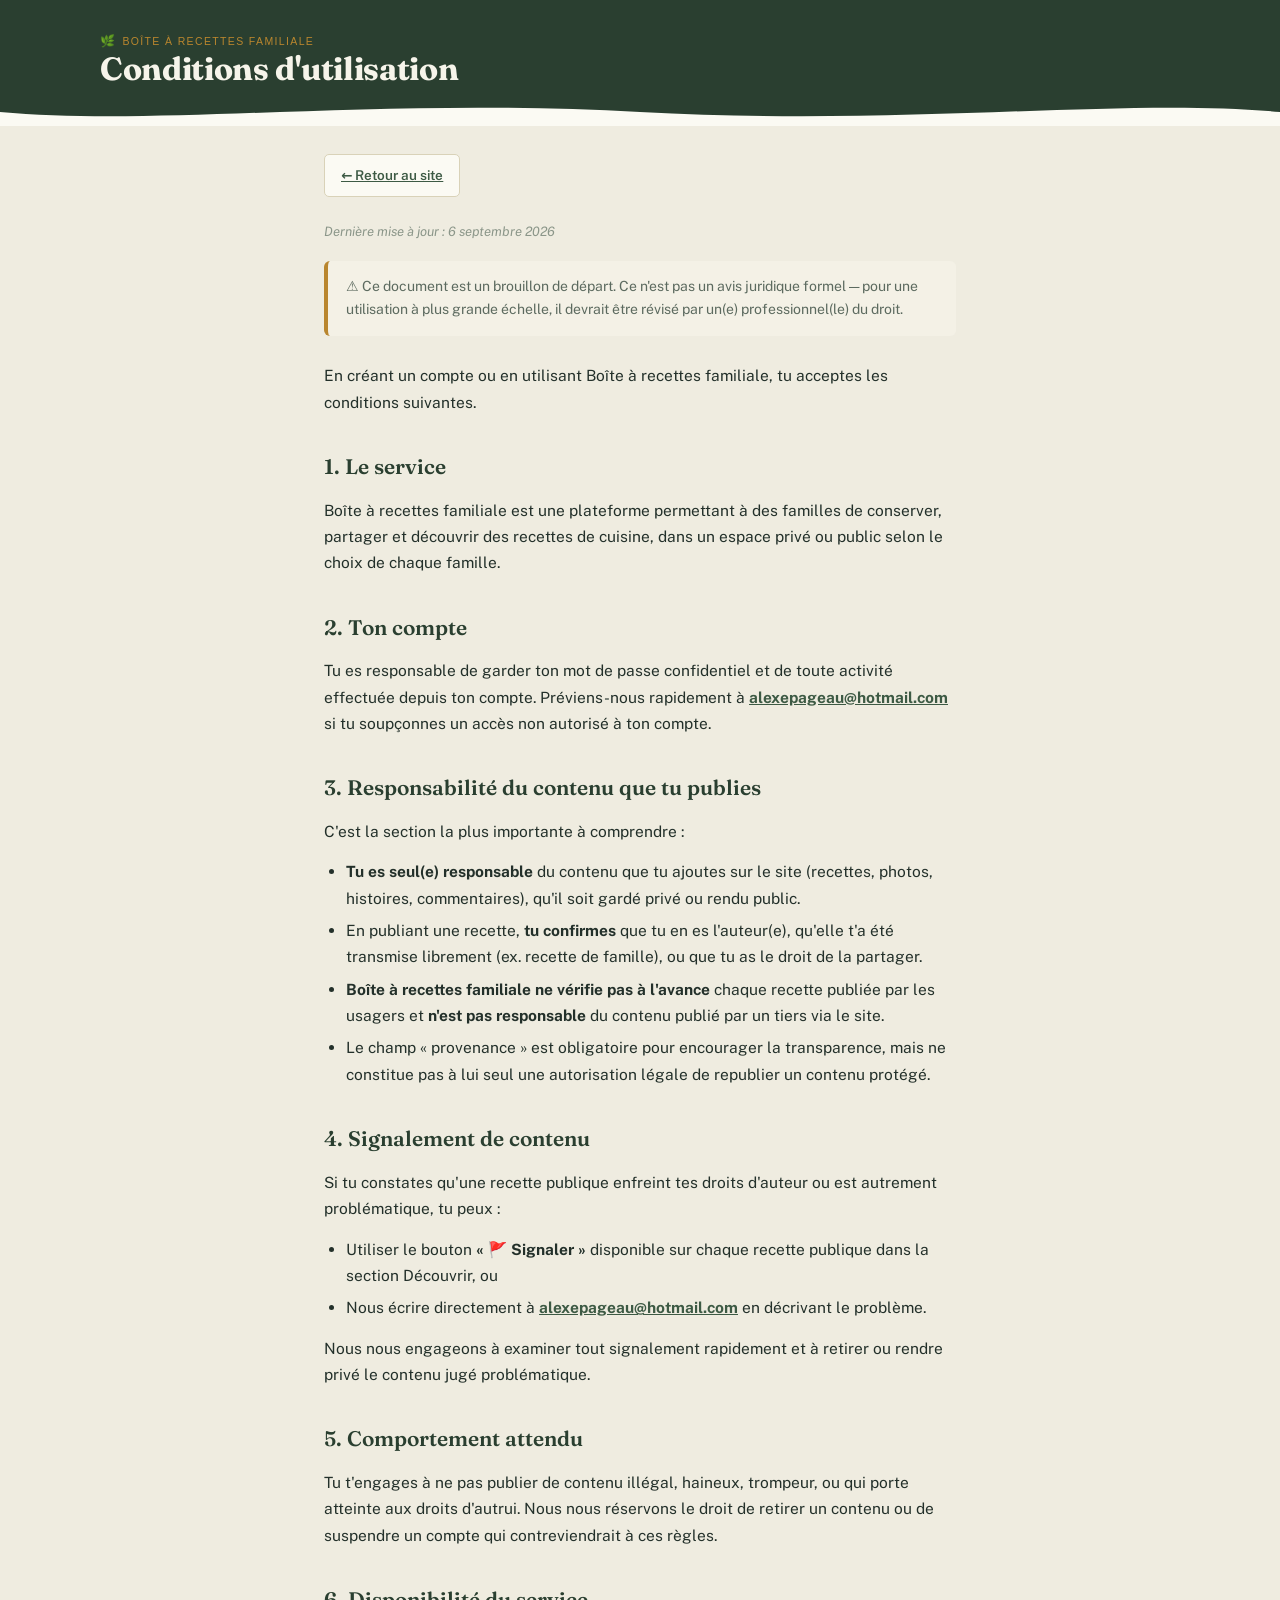
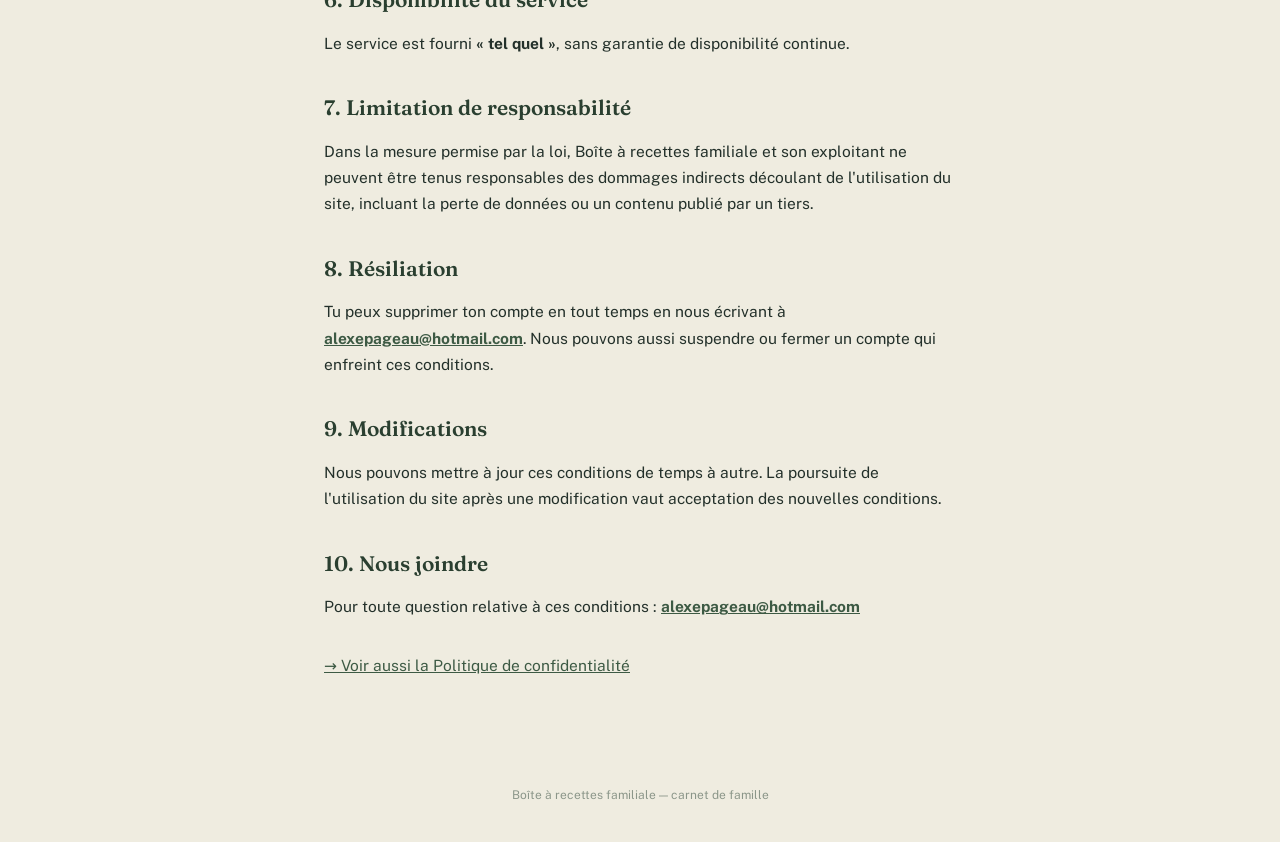
<file: conditions-utilisation.html>
<!doctype html>
<html lang="fr">
<head>
<meta charset="UTF-8">
<meta name="viewport" content="width=device-width, initial-scale=1">
<title>Conditions d'utilisation — Boîte à recettes familiale</title>
<link rel="preconnect" href="https://fonts.googleapis.com">
<link rel="stylesheet" href="https://fonts.googleapis.com/css2?family=Fraunces:ital,opsz,wght@0,9..144,500;0,9..144,600;0,9..144,700;1,9..144,500&family=Public+Sans:wght@400;500;600;700&family=IBM+Plex+Mono:wght@500;600&family=Caveat:wght@500;600;700&display=swap">
<link rel="stylesheet" href="style.css">
</head>
<body>

<div class="topbar" style="padding:30px 24px 40px;">
  <div class="topbar-inner">
    <div>
      <p class="brand-eyebrow">Boîte à recettes familiale</p>
      <h1 class="brand-title" style="font-size:clamp(24px,3.2vw,32px);">Conditions d'utilisation</h1>
    </div>
  </div>
  <div class="topbar-wave">
    <svg viewBox="0 0 1200 28" preserveAspectRatio="none" xmlns="http://www.w3.org/2000/svg">
      <path d="M0,14 C150,28 350,0 600,14 C850,28 1050,0 1200,14 L1200,28 L0,28 Z" fill="var(--surface)"></path>
    </svg>
  </div>
</div>

<main class="legal-content">
  <a href="index.html" class="btn" style="margin-bottom:24px;display:inline-block;">← Retour au site</a>

  <p class="updated"><em>Dernière mise à jour : 6 septembre 2026</em></p>

  <blockquote>⚠️ Ce document est un brouillon de départ. Ce n'est pas un avis juridique formel — pour une utilisation à plus grande échelle, il devrait être révisé par un(e) professionnel(le) du droit.</blockquote>

  <p>En créant un compte ou en utilisant Boîte à recettes familiale, tu acceptes les conditions suivantes.</p>

  <h2>1. Le service</h2>
  <p>Boîte à recettes familiale est une plateforme permettant à des familles de conserver, partager et découvrir des recettes de cuisine, dans un espace privé ou public selon le choix de chaque famille.</p>

  <h2>2. Ton compte</h2>
  <p>Tu es responsable de garder ton mot de passe confidentiel et de toute activité effectuée depuis ton compte. Préviens-nous rapidement à <strong><a href="mailto:alexepageau@hotmail.com">alexepageau@hotmail.com</a></strong> si tu soupçonnes un accès non autorisé à ton compte.</p>

  <h2>3. Responsabilité du contenu que tu publies</h2>
  <p>C'est la section la plus importante à comprendre :</p>
  <ul>
    <li><strong>Tu es seul(e) responsable</strong> du contenu que tu ajoutes sur le site (recettes, photos, histoires, commentaires), qu'il soit gardé privé ou rendu public.</li>
    <li>En publiant une recette, <strong>tu confirmes</strong> que tu en es l'auteur(e), qu'elle t'a été transmise librement (ex. recette de famille), ou que tu as le droit de la partager.</li>
    <li><strong>Boîte à recettes familiale ne vérifie pas à l'avance</strong> chaque recette publiée par les usagers et <strong>n'est pas responsable</strong> du contenu publié par un tiers via le site.</li>
    <li>Le champ « provenance » est obligatoire pour encourager la transparence, mais ne constitue pas à lui seul une autorisation légale de republier un contenu protégé.</li>
  </ul>

  <h2>4. Signalement de contenu</h2>
  <p>Si tu constates qu'une recette publique enfreint tes droits d'auteur ou est autrement problématique, tu peux :</p>
  <ul>
    <li>Utiliser le bouton <strong>« 🚩 Signaler »</strong> disponible sur chaque recette publique dans la section Découvrir, ou</li>
    <li>Nous écrire directement à <strong><a href="mailto:alexepageau@hotmail.com">alexepageau@hotmail.com</a></strong> en décrivant le problème.</li>
  </ul>
  <p>Nous nous engageons à examiner tout signalement rapidement et à retirer ou rendre privé le contenu jugé problématique.</p>

  <h2>5. Comportement attendu</h2>
  <p>Tu t'engages à ne pas publier de contenu illégal, haineux, trompeur, ou qui porte atteinte aux droits d'autrui. Nous nous réservons le droit de retirer un contenu ou de suspendre un compte qui contreviendrait à ces règles.</p>

  <h2>6. Disponibilité du service</h2>
  <p>Le service est fourni <strong>« tel quel »</strong>, sans garantie de disponibilité continue.</p>

  <h2>7. Limitation de responsabilité</h2>
  <p>Dans la mesure permise par la loi, Boîte à recettes familiale et son exploitant ne peuvent être tenus responsables des dommages indirects découlant de l'utilisation du site, incluant la perte de données ou un contenu publié par un tiers.</p>

  <h2>8. Résiliation</h2>
  <p>Tu peux supprimer ton compte en tout temps en nous écrivant à <strong><a href="mailto:alexepageau@hotmail.com">alexepageau@hotmail.com</a></strong>. Nous pouvons aussi suspendre ou fermer un compte qui enfreint ces conditions.</p>

  <h2>9. Modifications</h2>
  <p>Nous pouvons mettre à jour ces conditions de temps à autre. La poursuite de l'utilisation du site après une modification vaut acceptation des nouvelles conditions.</p>

  <h2>10. Nous joindre</h2>
  <p>Pour toute question relative à ces conditions : <strong><a href="mailto:alexepageau@hotmail.com">alexepageau@hotmail.com</a></strong></p>

  <p style="margin-top:32px;"><a href="politique-de-confidentialite.html">→ Voir aussi la Politique de confidentialité</a></p>
</main>

<footer class="site-footer">Boîte à recettes familiale — carnet de famille</footer>
</body>
</html>
</file>
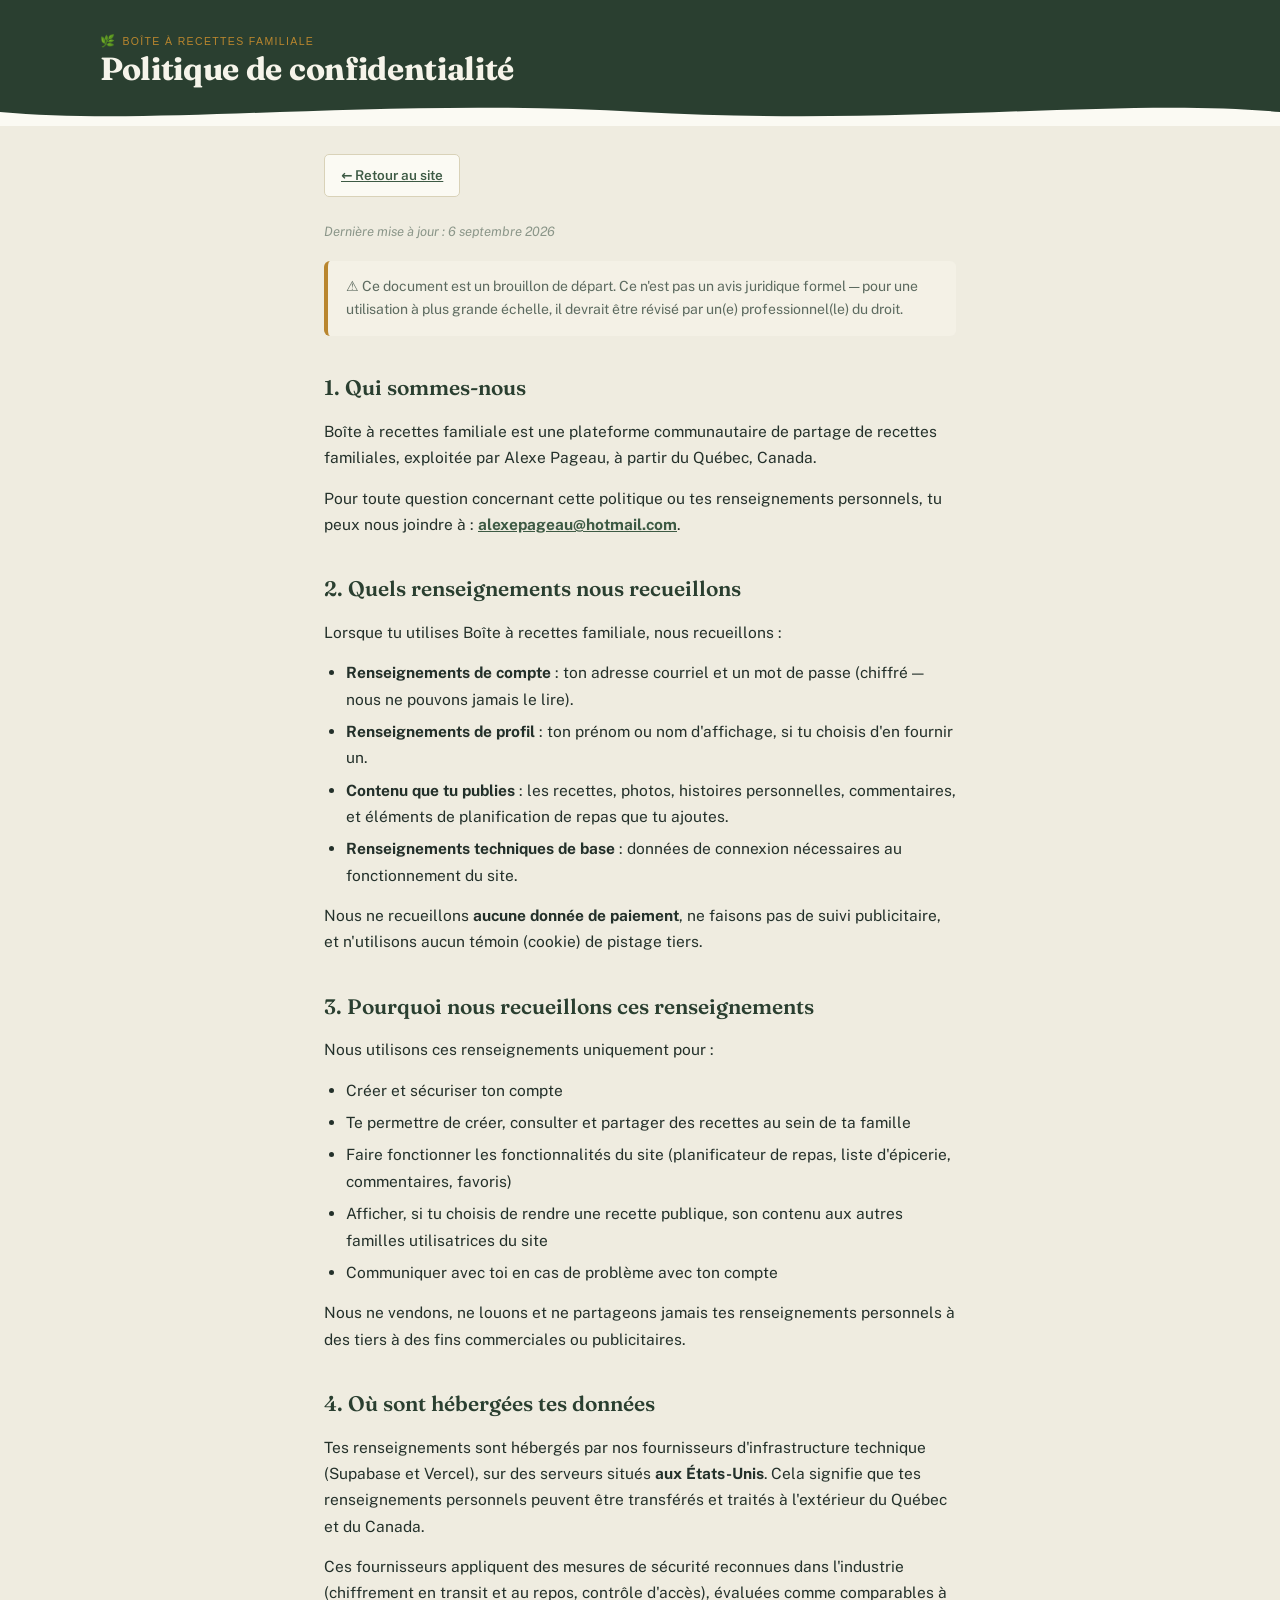
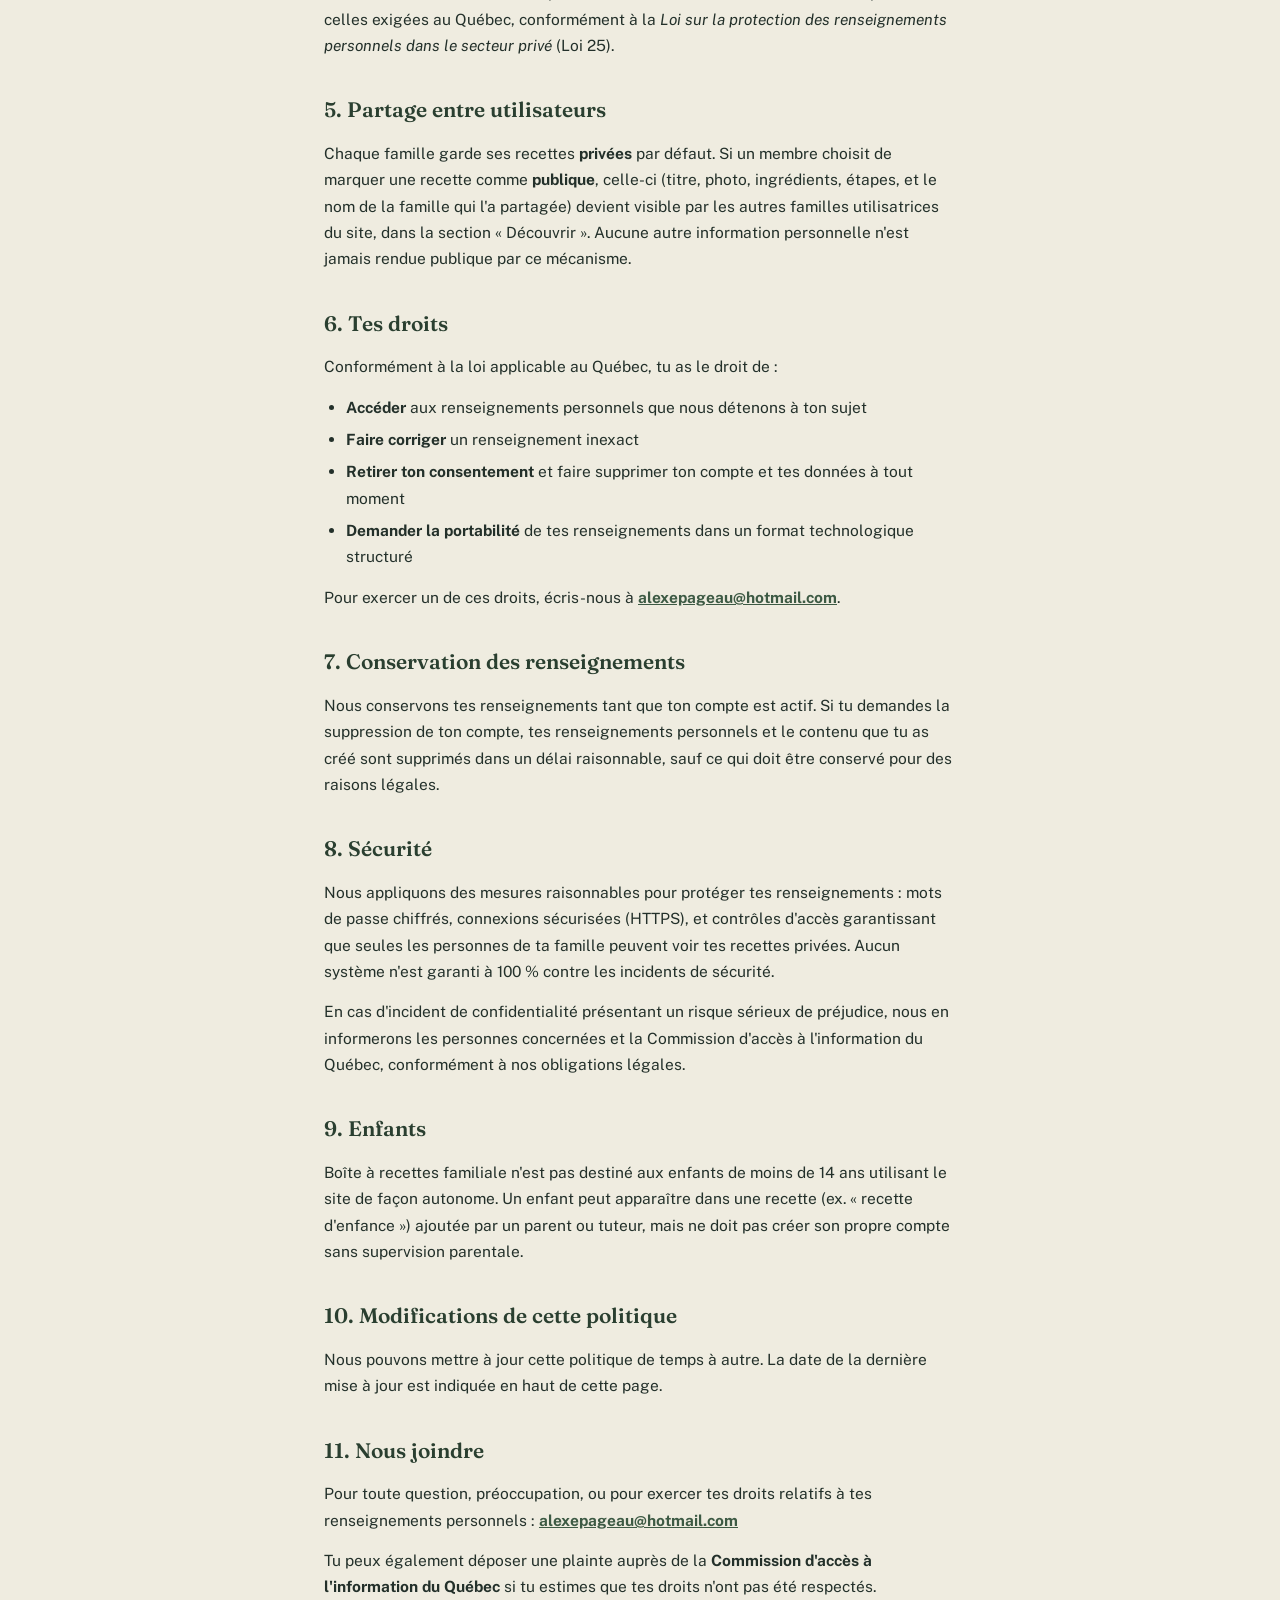
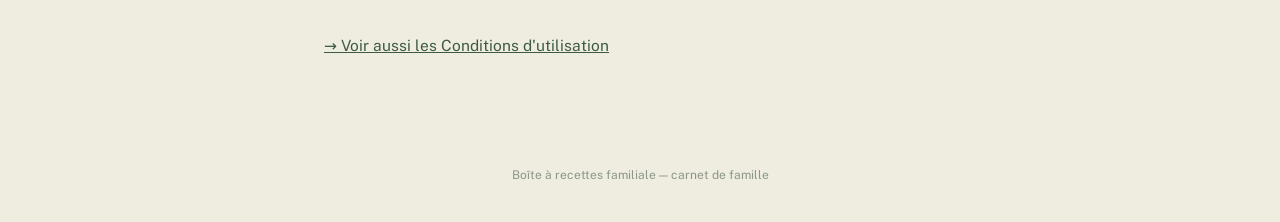
<file: politique-de-confidentialite.html>
<!doctype html>
<html lang="fr">
<head>
<meta charset="UTF-8">
<meta name="viewport" content="width=device-width, initial-scale=1">
<title>Politique de confidentialité — Boîte à recettes familiale</title>
<link rel="preconnect" href="https://fonts.googleapis.com">
<link rel="stylesheet" href="https://fonts.googleapis.com/css2?family=Fraunces:ital,opsz,wght@0,9..144,500;0,9..144,600;0,9..144,700;1,9..144,500&family=Public+Sans:wght@400;500;600;700&family=IBM+Plex+Mono:wght@500;600&family=Caveat:wght@500;600;700&display=swap">
<link rel="stylesheet" href="style.css">
</head>
<body>

<div class="topbar" style="padding:30px 24px 40px;">
  <div class="topbar-inner">
    <div>
      <p class="brand-eyebrow">Boîte à recettes familiale</p>
      <h1 class="brand-title" style="font-size:clamp(24px,3.2vw,32px);">Politique de confidentialité</h1>
    </div>
  </div>
  <div class="topbar-wave">
    <svg viewBox="0 0 1200 28" preserveAspectRatio="none" xmlns="http://www.w3.org/2000/svg">
      <path d="M0,14 C150,28 350,0 600,14 C850,28 1050,0 1200,14 L1200,28 L0,28 Z" fill="var(--surface)"></path>
    </svg>
  </div>
</div>

<main class="legal-content">
  <a href="index.html" class="btn" style="margin-bottom:24px;display:inline-block;">← Retour au site</a>

  <p class="updated"><em>Dernière mise à jour : 6 septembre 2026</em></p>

  <blockquote>⚠️ Ce document est un brouillon de départ. Ce n'est pas un avis juridique formel — pour une utilisation à plus grande échelle, il devrait être révisé par un(e) professionnel(le) du droit.</blockquote>

  <h2>1. Qui sommes-nous</h2>
  <p>Boîte à recettes familiale est une plateforme communautaire de partage de recettes familiales, exploitée par Alexe Pageau, à partir du Québec, Canada.</p>
  <p>Pour toute question concernant cette politique ou tes renseignements personnels, tu peux nous joindre à : <strong><a href="mailto:alexepageau@hotmail.com">alexepageau@hotmail.com</a></strong>.</p>

  <h2>2. Quels renseignements nous recueillons</h2>
  <p>Lorsque tu utilises Boîte à recettes familiale, nous recueillons :</p>
  <ul>
    <li><strong>Renseignements de compte</strong> : ton adresse courriel et un mot de passe (chiffré — nous ne pouvons jamais le lire).</li>
    <li><strong>Renseignements de profil</strong> : ton prénom ou nom d'affichage, si tu choisis d'en fournir un.</li>
    <li><strong>Contenu que tu publies</strong> : les recettes, photos, histoires personnelles, commentaires, et éléments de planification de repas que tu ajoutes.</li>
    <li><strong>Renseignements techniques de base</strong> : données de connexion nécessaires au fonctionnement du site.</li>
  </ul>
  <p>Nous ne recueillons <strong>aucune donnée de paiement</strong>, ne faisons pas de suivi publicitaire, et n'utilisons aucun témoin (cookie) de pistage tiers.</p>

  <h2>3. Pourquoi nous recueillons ces renseignements</h2>
  <p>Nous utilisons ces renseignements uniquement pour :</p>
  <ul>
    <li>Créer et sécuriser ton compte</li>
    <li>Te permettre de créer, consulter et partager des recettes au sein de ta famille</li>
    <li>Faire fonctionner les fonctionnalités du site (planificateur de repas, liste d'épicerie, commentaires, favoris)</li>
    <li>Afficher, si tu choisis de rendre une recette publique, son contenu aux autres familles utilisatrices du site</li>
    <li>Communiquer avec toi en cas de problème avec ton compte</li>
  </ul>
  <p>Nous ne vendons, ne louons et ne partageons jamais tes renseignements personnels à des tiers à des fins commerciales ou publicitaires.</p>

  <h2>4. Où sont hébergées tes données</h2>
  <p>Tes renseignements sont hébergés par nos fournisseurs d'infrastructure technique (Supabase et Vercel), sur des serveurs situés <strong>aux États-Unis</strong>. Cela signifie que tes renseignements personnels peuvent être transférés et traités à l'extérieur du Québec et du Canada.</p>
  <p>Ces fournisseurs appliquent des mesures de sécurité reconnues dans l'industrie (chiffrement en transit et au repos, contrôle d'accès), évaluées comme comparables à celles exigées au Québec, conformément à la <em>Loi sur la protection des renseignements personnels dans le secteur privé</em> (Loi 25).</p>

  <h2>5. Partage entre utilisateurs</h2>
  <p>Chaque famille garde ses recettes <strong>privées</strong> par défaut. Si un membre choisit de marquer une recette comme <strong>publique</strong>, celle-ci (titre, photo, ingrédients, étapes, et le nom de la famille qui l'a partagée) devient visible par les autres familles utilisatrices du site, dans la section « Découvrir ». Aucune autre information personnelle n'est jamais rendue publique par ce mécanisme.</p>

  <h2>6. Tes droits</h2>
  <p>Conformément à la loi applicable au Québec, tu as le droit de :</p>
  <ul>
    <li><strong>Accéder</strong> aux renseignements personnels que nous détenons à ton sujet</li>
    <li><strong>Faire corriger</strong> un renseignement inexact</li>
    <li><strong>Retirer ton consentement</strong> et faire supprimer ton compte et tes données à tout moment</li>
    <li><strong>Demander la portabilité</strong> de tes renseignements dans un format technologique structuré</li>
  </ul>
  <p>Pour exercer un de ces droits, écris-nous à <strong><a href="mailto:alexepageau@hotmail.com">alexepageau@hotmail.com</a></strong>.</p>

  <h2>7. Conservation des renseignements</h2>
  <p>Nous conservons tes renseignements tant que ton compte est actif. Si tu demandes la suppression de ton compte, tes renseignements personnels et le contenu que tu as créé sont supprimés dans un délai raisonnable, sauf ce qui doit être conservé pour des raisons légales.</p>

  <h2>8. Sécurité</h2>
  <p>Nous appliquons des mesures raisonnables pour protéger tes renseignements : mots de passe chiffrés, connexions sécurisées (HTTPS), et contrôles d'accès garantissant que seules les personnes de ta famille peuvent voir tes recettes privées. Aucun système n'est garanti à 100 % contre les incidents de sécurité.</p>
  <p>En cas d'incident de confidentialité présentant un risque sérieux de préjudice, nous en informerons les personnes concernées et la Commission d'accès à l'information du Québec, conformément à nos obligations légales.</p>

  <h2>9. Enfants</h2>
  <p>Boîte à recettes familiale n'est pas destiné aux enfants de moins de 14 ans utilisant le site de façon autonome. Un enfant peut apparaître dans une recette (ex. « recette d'enfance ») ajoutée par un parent ou tuteur, mais ne doit pas créer son propre compte sans supervision parentale.</p>

  <h2>10. Modifications de cette politique</h2>
  <p>Nous pouvons mettre à jour cette politique de temps à autre. La date de la dernière mise à jour est indiquée en haut de cette page.</p>

  <h2>11. Nous joindre</h2>
  <p>Pour toute question, préoccupation, ou pour exercer tes droits relatifs à tes renseignements personnels : <strong><a href="mailto:alexepageau@hotmail.com">alexepageau@hotmail.com</a></strong></p>
  <p>Tu peux également déposer une plainte auprès de la <strong>Commission d'accès à l'information du Québec</strong> si tu estimes que tes droits n'ont pas été respectés.</p>

  <p style="margin-top:32px;"><a href="conditions-utilisation.html">→ Voir aussi les Conditions d'utilisation</a></p>
</main>

<footer class="site-footer">Boîte à recettes familiale — carnet de famille</footer>
</body>
</html>
</file>
<file: style.css>
:root{
  --bg:#efece0;
  --bg-tint:#e6e2d1;
  --surface:#fbfaf3;
  --surface-2:#f4f1e6;
  --ink:#23302a;
  --ink-soft:#5c6a5f;
  --ink-faint:#8b9689;
  --pine:#3d5a44;
  --pine-deep:#2a3f30;
  --accent:#b9862e;
  --accent-deep:#8a611c;
  --line:#d9d2b8;
  --danger:#a23b2e;
  --danger-ink:#7c2c22;
  --shadow: 0 1px 2px rgba(35,48,42,.06), 0 8px 20px -10px rgba(35,48,42,.25);
  --radius: 3px;
  color-scheme: light;
}
@media (prefers-color-scheme: dark){
  :root:not([data-theme="light"]){
    --bg:#141a15;
    --bg-tint:#0f1411;
    --surface:#1d261f;
    --surface-2:#232d24;
    --ink:#ece7d6;
    --ink-soft:#a7ac9c;
    --ink-faint:#6f776b;
    --pine:#7fa88b;
    --pine-deep:#24352a;
    --accent:#dba94c;
    --accent-deep:#f0c874;
    --line:#34402f;
    --danger:#e08a76;
    --danger-ink:#f0a893;
    --shadow: 0 1px 2px rgba(0,0,0,.3), 0 12px 24px -12px rgba(0,0,0,.6);
    color-scheme: dark;
  }
}
:root[data-theme="dark"]{
  --bg:#141a15; --bg-tint:#0f1411; --surface:#1d261f; --surface-2:#232d24;
  --ink:#ece7d6; --ink-soft:#a7ac9c; --ink-faint:#6f776b;
  --pine:#7fa88b; --pine-deep:#24352a; --accent:#dba94c; --accent-deep:#f0c874;
  --line:#34402f; --danger:#e08a76; --danger-ink:#f0a893;
  --shadow: 0 1px 2px rgba(0,0,0,.3), 0 12px 24px -12px rgba(0,0,0,.6);
  color-scheme: dark;
}

*{box-sizing:border-box;}
html,body{ margin:0; padding:0; }
[hidden]{ display:none !important; }
body{
  background:var(--bg);
  color:var(--ink);
  font-family:"Poppins", "Public Sans", ui-sans-serif, system-ui, sans-serif;
  -webkit-font-smoothing:antialiased;
}
.mono{ font-family:"Poppins", sans-serif; font-variant-numeric: tabular-nums; }
h1,h2,h3, .display{ font-family:"Fraunces", Georgia, serif; text-wrap:balance; }
.hand{ font-family:"Caveat", "Fraunces", cursive; font-weight:600; }
a{ color:inherit; }
button{ font-family:inherit; }
img{ max-width:100%; }

/* ---------- header ---------- */
.topbar{
  position:relative;
  background:var(--pine-deep);
  color:#f2efe2;
  padding:24px 24px 36px;
  overflow:hidden;
}
.topbar-wave{ position:absolute; left:0; right:0; bottom:-1px; line-height:0; }
.topbar-wave svg{ display:block; width:100%; height:30px; }
.topbar-inner{
  position:relative; z-index:1;
  max-width:1080px; margin:0 auto;
  display:flex; align-items:flex-end; justify-content:space-between;
  gap:20px; flex-wrap:wrap;
}
.brand-eyebrow{
  font-family:"Poppins", sans-serif; font-size:10.5px; letter-spacing:.13em;
  text-transform:uppercase; color:var(--accent); margin:0 0 4px;
  display:inline-flex; align-items:center; gap:6px;
}
.brand-eyebrow::before{ content:"🌿"; font-size:12px; }
.brand-title{ margin:0; font-size:clamp(26px, 3.6vw, 36px); font-weight:700; line-height:1.05; letter-spacing:-.01em; color:#f6f4ea; }
.brand-sub{ margin:5px 0 0; font-size:13.5px; color:#cdd6c6; max-width:46ch; }

.header-side{ display:flex; flex-direction:row; flex-wrap:wrap; align-items:center; justify-content:flex-end; gap:10px; }
.family-icon{ display:none; }
.header-stats-row{ display:flex; align-items:center; gap:8px; }
.count-badge{
  font-family:"Poppins", sans-serif; font-size:12px; color:#e4e8dc;
  border:1px solid rgba(242,239,226,.28); border-radius:999px; padding:6px 14px; white-space:nowrap; background:rgba(255,255,255,.06);
}
.count-badge b{ color:#fff; font-weight:600; }

.family-badge{
  appearance:none; border:1px solid rgba(242,239,226,.28); background:rgba(255,255,255,.06); color:#e4e8dc;
  font-family:"Poppins", sans-serif; font-size:12px; border-radius:999px; padding:6px 14px;
  cursor:pointer; white-space:nowrap;
}
.family-badge:hover{ border-color:var(--accent); color:#fff; }

.notif-bell{
  position:relative; appearance:none; border:1px solid rgba(242,239,226,.28); background:rgba(255,255,255,.06);
  color:#e8e2c9; font-size:15px; border-radius:50%; width:34px; height:34px; cursor:pointer;
  display:flex; align-items:center; justify-content:center;
}
.notif-bell:hover{ border-color:var(--accent); }
.notif-count{
  position:absolute; top:-4px; right:-4px; background:var(--danger); color:#fff; font-size:10px;
  font-weight:700; border-radius:999px; min-width:16px; height:16px; display:flex; align-items:center;
  justify-content:center; padding:0 3px; font-family:"Poppins",sans-serif;
}
.browse-recipe-row{
  display:flex; align-items:center; gap:12px; padding:10px 12px; border:1px solid var(--line);
  border-radius:8px; margin-bottom:8px; background:var(--surface);
}
.browse-recipe-row.locked{ opacity:.75; }
.browse-recipe-row .browse-title{ flex:1; font-weight:600; font-size:14.5px; }
.browse-recipe-row .browse-meta{ font-family:"Poppins",sans-serif; font-size:11.5px; color:var(--ink-faint); }
.notif-item{ border:1px solid var(--line); border-radius:8px; padding:12px 14px; margin-bottom:10px; background:var(--surface-2); }
.notif-item p{ margin:0 0 6px; font-size:13.5px; }
.notif-item .notif-actions{ display:flex; gap:8px; margin-top:8px; }
.notif-status{ font-family:"Poppins",sans-serif; font-size:11px; text-transform:uppercase; padding:2px 8px; border-radius:999px; }
.notif-new-badge{ background:var(--accent); color:#fff; font-size:10px; font-weight:700; padding:2px 7px; border-radius:999px; text-transform:uppercase; }
.notif-status.pending{ background:var(--surface-2); color:var(--accent-deep); }
.notif-status.approved{ background:var(--pine); color:#fff; }
.notif-status.declined{ background:var(--danger); color:#fff; }
.fam-link{ cursor:pointer; text-decoration:underline; text-decoration-style:dotted; }
.fam-link:hover{ color:var(--pine); }
.family-search-block{ margin-bottom:18px; }
.family-search-block input{
  width:100%; border:1px solid var(--line); border-radius:999px; padding:10px 16px;
  font-size:14px; background:var(--surface); color:var(--ink); font-family:inherit;
}
#familySearchResults{ margin-top:10px; display:flex; flex-direction:column; gap:8px; }
.fam-result-row{
  display:flex; align-items:center; justify-content:space-between; gap:10px;
  background:var(--surface); border:1px solid var(--line); border-radius:8px; padding:10px 14px;
}
.fam-result-row .fam-result-name{ font-weight:600; font-size:14.5px; }
.fam-result-row .fam-result-region{ font-size:12px; color:var(--ink-faint); }
.fam-verified-badge{
  display:inline-flex; align-items:center; gap:3px; font-size:11px; font-weight:700;
  color:var(--pine); background:var(--surface-2); border:1px solid var(--pine); border-radius:999px;
  padding:1px 8px; vertical-align:middle;
}

.discover-layout{ display:flex; gap:24px; align-items:flex-start; }
.discover-main{ flex:1; min-width:0; }
.discover-sidebar{
  flex:0 0 220px; background:var(--surface); border:1px solid var(--line); border-radius:10px;
  padding:16px; position:sticky; top:20px; max-height:70vh; overflow-y:auto;
}
.discover-sidebar-title{ margin:0 0 12px; font-family:"Poppins",sans-serif; font-size:11.5px; letter-spacing:.06em; text-transform:uppercase; color:var(--accent-deep); }
.discover-sidebar-item{
  display:flex; flex-direction:column; gap:2px; width:100%; text-align:left; appearance:none;
  border:none; background:transparent; padding:8px 6px; border-radius:6px; cursor:pointer; border-bottom:1px solid var(--line);
}
.discover-sidebar-item:last-child{ border-bottom:none; }
.discover-sidebar-item:hover{ background:var(--surface-2); }
.followed-section{ margin-bottom:22px; }
.followed-section-title{ margin:0 0 10px; font-family:"Poppins",sans-serif; font-size:11.5px; letter-spacing:.06em; text-transform:uppercase; color:var(--accent-deep); }
.followed-list{ display:flex; gap:12px; overflow-x:auto; padding-bottom:6px; }
.followed-item{
  flex:0 0 160px; background:var(--surface); border:1px solid var(--line); border-radius:10px;
  overflow:hidden; cursor:pointer; box-shadow:var(--shadow);
}
.followed-item img{ width:100%; height:90px; object-fit:cover; display:block; }
.followed-item .ph-fallback{ display:flex; align-items:center; justify-content:center; height:90px; background:var(--surface-2); font-family:"Fraunces",serif; font-style:italic; color:var(--ink-faint); }
.followed-item-body{ padding:8px 10px; }
.followed-item-title{ font-size:12.5px; font-weight:600; margin:0 0 3px; line-height:1.3; }
.followed-item-fam{ font-size:10.5px; color:var(--ink-faint); }
#familyFollowBtn.following{ background:var(--pine); border-color:var(--pine); color:#fff; }
@media(max-width:760px){
  .discover-layout{ flex-direction:column; }
  .discover-sidebar{ flex:none; width:100%; position:static; max-height:none; }
}

.family-onboard-tabs{ display:flex; gap:4px; }
.invite-code-box{
  font-family:"Poppins",sans-serif; font-size:28px; letter-spacing:.18em; text-align:center;
  background:var(--surface-2); border:1px dashed var(--line); border-radius:8px; padding:20px; color:var(--pine);
}

.auth-widget{ font-size:13px; }
.auth-link{
  color:#e8e2c9; text-decoration:none; border-bottom:1px dashed rgba(232,226,201,.5);
  cursor:pointer; background:none; border-top:none; border-left:none; border-right:none; padding:0;
  font-size:13px;
}
.auth-link:hover{ color:#fff; }
.auth-user{ display:flex; align-items:center; gap:10px; color:#d9e2d2; }
.auth-user b{ color:#f6f4ea; font-weight:600; }

/* ---------- controls ---------- */
.controls-wrap{ background:var(--surface); border-bottom:1px solid var(--line); }
.view-switch{ max-width:1080px; margin:0 auto; padding:14px 24px 0; display:flex; gap:4px; }
.view-btn{
  appearance:none; border:none; background:transparent; color:var(--ink-soft);
  padding:10px 18px; border-radius:8px 8px 0 0; font-size:14px; font-weight:600; cursor:pointer;
  transition:background .15s ease, color .15s ease; position:relative;
}
.view-btn:hover{ color:var(--ink); background:var(--bg-tint); }
.view-btn.active{ color:var(--pine-deep); }
.view-btn.active::after{ content:""; position:absolute; left:12px; right:12px; bottom:-1px; height:3px; background:var(--accent); border-radius:3px 3px 0 0; }
.import-btn{
  appearance:none; border:1px dashed var(--line); background:transparent; color:var(--ink-soft);
  padding:7px 14px; border-radius:999px; font-size:13px; font-weight:600; cursor:pointer; white-space:nowrap;
}
.import-btn:hover{ border-color:var(--accent); color:var(--accent-deep); }
.controls{ max-width:1080px; margin:0 auto; padding:16px 24px; display:flex; gap:14px; align-items:center; flex-wrap:wrap; background:var(--bg-tint); }
.tabs{ display:flex; gap:6px; flex-wrap:wrap; flex:1 1 auto; }
.tab{
  appearance:none; border:1px solid transparent; background:transparent; color:var(--ink-soft);
  padding:7px 13px; border-radius:999px; font-size:13.5px; font-weight:500; cursor:pointer;
  transition:background .12s ease, color .12s ease; white-space:nowrap;
}
.tab:hover{ background:var(--surface); color:var(--ink); }
.tab.active{ background:var(--pine); color:#f5f3e8; border-color:var(--pine); }

.fav-toggle{
  appearance:none; border:1px solid var(--line); background:var(--surface); color:var(--ink-soft);
  padding:7px 14px; border-radius:999px; font-size:13px; font-weight:600; cursor:pointer;
  transition:background .12s ease, color .12s ease, border-color .12s ease; white-space:nowrap;
}
.fav-toggle:hover{ border-color:var(--danger); color:var(--danger-ink); }
.fav-toggle.active{ background:var(--danger); border-color:var(--danger); color:#fff; }

.search{ position:relative; flex:0 1 240px; min-width:160px; }
.search input{
  width:100%; padding:8px 12px 8px 32px; border-radius:999px; border:1px solid var(--line);
  background:var(--surface); color:var(--ink); font-size:13.5px; outline:none;
}
.search input:focus{ border-color:var(--accent); }
.search svg{ position:absolute; left:11px; top:50%; transform:translateY(-50%); opacity:.55; }

/* ---------- main / grid ---------- */
main{ max-width:1080px; margin:0 auto; padding:28px 24px 100px; }

.banner{
  display:flex; gap:10px; align-items:flex-start; background:var(--surface-2);
  border:1px solid var(--line); border-left:3px solid var(--accent); border-radius:var(--radius);
  padding:12px 14px; font-size:13.5px; color:var(--ink-soft); margin-bottom:22px;
}

.featured{
  position:relative; border-radius:8px; overflow:hidden; margin-bottom:24px; min-height:220px;
  display:flex; align-items:flex-end; background:var(--pine-deep); box-shadow:var(--shadow);
}
.featured-photo{ position:absolute; inset:0; }
.featured-photo img{ width:100%; height:100%; object-fit:cover; display:block; opacity:.75; }
.featured-overlay{
  position:relative; z-index:1; padding:26px 28px; color:#f6f4ea; width:100%;
  background:linear-gradient(0deg, rgba(20,26,21,.85), rgba(20,26,21,.15) 70%, transparent);
}
.featured-kicker{ margin:0 0 6px; font-family:"Poppins",sans-serif; font-size:11.5px; letter-spacing:.1em; text-transform:uppercase; color:var(--accent-deep); }
.featured-title{ margin:0 0 8px; font-size:clamp(22px,3vw,30px); color:#f6f4ea; }
.featured-story{ margin:0 0 14px; font-size:19px; color:#f0ead2; font-family:"Caveat","Fraunces",cursive; font-weight:600; max-width:60ch; }

.memory-banner{
  display:flex; gap:18px; align-items:center; background:var(--surface); border:1px solid var(--line);
  border-left:4px solid var(--accent); border-radius:8px; padding:16px 20px; margin-bottom:22px; box-shadow:var(--shadow);
}
.memory-photo{ flex:0 0 84px; height:84px; border-radius:6px; overflow:hidden; background:var(--surface-2); display:flex; align-items:center; justify-content:center; }
.memory-photo img{ width:100%; height:100%; object-fit:cover; display:block; }
.memory-photo .ph-fallback{ font-family:"Fraunces",serif; font-size:22px; color:var(--ink-faint); font-style:italic; }
.memory-text{ flex:1; min-width:0; }
.memory-kicker{ margin:0 0 4px; font-family:"Poppins",sans-serif; font-size:11px; letter-spacing:.08em; text-transform:uppercase; color:var(--accent-deep); }
.memory-line{ margin:0 0 6px; font-size:14.5px; color:var(--ink); }
.memory-story{ margin:0 0 10px; font-size:18px; color:var(--pine); }
@media(max-width:560px){ .memory-banner{ flex-direction:column; align-items:flex-start; } }

.grid{
  columns: 7 165px;
  column-gap: 14px;
}

.card{
  display:block; width:100%; margin:0 0 14px; break-inside:avoid; -webkit-column-break-inside:avoid;
  background:var(--surface); border:1px solid var(--line); border-radius:12px;
  box-shadow:var(--shadow); cursor:pointer; overflow:hidden;
  text-align:left; padding:0; position:relative; transition:transform .15s ease, box-shadow .15s ease;
  border-top:4px solid var(--cat-color, var(--pine));
}
.card:hover{ transform:translateY(-2px); box-shadow:0 5px 12px -4px rgba(35,48,42,.16), 0 16px 26px -12px rgba(35,48,42,.32); }
.card:focus-visible{ outline:2px solid var(--accent); outline-offset:2px; }
.card-photo{
  background:var(--surface-2); overflow:hidden; border-bottom:1px solid var(--line); position:relative;
}
.card-photo img{ width:100%; height:auto; display:block; }
.card-photo .ph-fallback{ display:flex; align-items:center; justify-content:center; height:100px; font-family:"Fraunces",serif; font-size:20px; color:var(--ink-faint); font-style:italic; }
.card-fav{
  position:absolute; top:6px; right:6px; width:26px; height:26px; border-radius:50%; border:none;
  background:rgba(20,26,21,.45); color:#f5f3e8; display:flex; align-items:center; justify-content:center;
  cursor:pointer; backdrop-filter:blur(2px); transition:transform .1s ease, background .12s ease;
}
.card-fav svg{ width:13px; height:13px; }
.card-fav:hover{ transform:scale(1.08); }
.card-fav[aria-pressed="true"]{ background:var(--danger); color:#fff; }
.card-body{ padding:10px 12px 12px; display:flex; flex-direction:column; gap:5px; }
.card-cat{ font-family:"Poppins",sans-serif; font-size:9.5px; letter-spacing:.08em; text-transform:uppercase; color:var(--accent-deep); }
.card-title{ margin:0; font-size:14.5px; font-weight:600; line-height:1.25; }
.tag-row, .detail-tags{ display:flex; gap:5px; flex-wrap:wrap; }
.tag-pill{
  font-family:"Poppins",sans-serif; font-size:10px; color:var(--pine); background:var(--surface-2);
  border:1px solid var(--line); border-radius:999px; padding:1px 8px; white-space:nowrap;
}
.detail-tags{ margin:0 0 14px; }
.card-meta{ margin-top:auto; display:flex; gap:9px; font-family:"Poppins",sans-serif; font-size:10.5px; color:var(--ink-soft); }

.discover-filters{ margin-bottom:20px; display:flex; flex-direction:column; gap:10px; }
.discover-filters-row{ display:flex; gap:10px; flex-wrap:wrap; }
.discover-filters-row input, .discover-filters-row select{
  border:1px solid var(--line); border-radius:999px; padding:8px 14px; font-size:13.5px;
  background:var(--surface); color:var(--ink); font-family:inherit;
}
.discover-filters-row input{ flex:1 1 200px; min-width:160px; }
.discover-tag-row{ display:flex; gap:6px; flex-wrap:wrap; }
.tag-filter-pill{
  appearance:none; border:1px solid var(--line); background:var(--surface); color:var(--ink-soft);
  font-family:"Poppins",sans-serif; font-size:11.5px; padding:5px 12px; border-radius:999px; cursor:pointer;
}
.tag-filter-pill:hover{ border-color:var(--accent); color:var(--accent-deep); }
.tag-filter-pill.active{ background:var(--pine); border-color:var(--pine); color:#f5f3e8; }
.card-meta span{ display:inline-flex; align-items:center; gap:4px; }
.card-meta svg{ display:inline-block; vertical-align:-2px; }

.empty-state{ text-align:center; padding:70px 20px; color:var(--ink-soft); }
.empty-state .display{ font-size:26px; color:var(--ink); margin:0 0 8px; font-style:italic; font-weight:500; }
.empty-state p{ margin:0 auto; max-width:40ch; font-size:14.5px; }

/* ---------- floating add button ---------- */
.fab{
  position:fixed; right:26px; bottom:26px; background:var(--accent); color:#2a2005; border:none;
  border-radius:999px; padding:14px 22px 14px 18px; font-size:14.5px; font-weight:600;
  display:flex; align-items:center; gap:8px; cursor:pointer;
  box-shadow:0 10px 24px -8px rgba(138,97,28,.55); transition:transform .12s ease;
}
.fab:hover{ transform:translateY(-2px); }
.fab:active{ transform:translateY(0); }

/* ---------- overlay / modal ---------- */
.overlay{
  position:fixed; inset:0; background:rgba(20,26,21,.55); backdrop-filter:blur(1.5px);
  display:flex; align-items:flex-start; justify-content:center; padding:5vh 16px 5vh;
  overflow-y:auto; z-index:50;
}
.overlay[hidden]{ display:none; }
.sheet{
  background:var(--surface); border:1px solid var(--line); border-radius:6px; width:100%;
  max-width:620px; box-shadow:0 30px 60px -20px rgba(0,0,0,.4); animation: rise .16s ease;
}
@keyframes rise{ from{ transform:translateY(10px); opacity:0; } to{ transform:translateY(0); opacity:1; } }
.sheet-head{ display:flex; justify-content:space-between; align-items:flex-start; gap:12px; padding:20px 22px 0; }
.detail-fav{
  appearance:none; border:1px solid var(--line); background:var(--surface); color:var(--ink-soft);
  width:34px; height:34px; border-radius:50%; display:flex; align-items:center; justify-content:center;
  cursor:pointer; transition:background .12s ease, color .12s ease, border-color .12s ease;
}
.detail-fav:hover{ border-color:var(--danger); color:var(--danger-ink); }
.detail-fav[aria-pressed="true"]{ background:var(--danger); border-color:var(--danger); color:#fff; }
.cook-btn{ display:block; width:100%; margin:0 0 20px; text-align:center; }
.servings-adjust{ display:flex; align-items:center; justify-content:space-between; gap:12px; background:var(--surface-2); border:1px solid var(--line); border-radius:8px; padding:10px 14px; margin-bottom:20px; }
.servings-adjust .lbl{ font-size:13px; color:var(--ink-soft); }
.servings-stepper{ display:flex; align-items:center; gap:10px; }
.servings-stepper button{ width:28px; height:28px; border-radius:50%; border:1px solid var(--line); background:var(--surface); cursor:pointer; font-size:16px; line-height:1; color:var(--ink); }
.servings-stepper button:hover{ border-color:var(--accent); color:var(--accent-deep); }
.servings-stepper span{ min-width:20px; text-align:center; font-size:16px; font-weight:600; }
.sheet-close{
  appearance:none; border:none; background:none; cursor:pointer; color:var(--ink-soft);
  padding:4px; line-height:1; font-size:20px; border-radius:4px;
}
.sheet-close:hover{ color:var(--ink); background:var(--surface-2); }

/* detail sheet */
.detail-photo{ width:100%; height:220px; object-fit:cover; display:block; border-radius:6px 6px 0 0; margin-top:-1px; }
.detail-body{ padding:22px 26px 28px; }
.detail-cat{ font-family:"Poppins",sans-serif; font-size:11px; letter-spacing:.1em; text-transform:uppercase; color:var(--accent-deep); margin:0 0 6px; }
.detail-title{ margin:0 0 4px; font-size:28px; font-weight:700; }
.detail-author{ margin:0 0 16px; font-size:15px; color:var(--pine); font-family:"Caveat","Fraunces",cursive; font-weight:600; }
.detail-story{ font-family:"Caveat","Fraunces",cursive; font-weight:600; font-size:22px; line-height:1.4; color:var(--pine); margin:0 0 16px; padding-bottom:16px; border-bottom:1px solid var(--line); }
.detail-stats{ display:flex; gap:18px; flex-wrap:wrap; padding:12px 0; margin-bottom:18px; border-top:1px solid var(--line); border-bottom:1px solid var(--line); }
.stat{ display:flex; flex-direction:column; gap:2px; }
.stat .num{ font-family:"Poppins",sans-serif; font-size:16px; font-weight:600; }
.stat .lbl{ font-size:11px; color:var(--ink-soft); text-transform:uppercase; letter-spacing:.06em; }
.detail-cols{ display:grid; grid-template-columns:1fr; gap:24px; }
@media(min-width:520px){ .detail-cols{ grid-template-columns: 1fr 1.3fr; } }
.detail-h{ font-size:14px; text-transform:uppercase; letter-spacing:.07em; color:var(--ink-soft); margin:0 0 10px; font-weight:600; font-family:"Poppins",sans-serif; }
.ing-list{ list-style:none; margin:0; padding:0; display:flex; flex-direction:column; gap:7px; }
.ing-list li{ display:flex; gap:9px; align-items:flex-start; font-size:14.5px; }
.ing-check{ display:flex; align-items:flex-start; gap:9px; cursor:pointer; width:100%; }
.ing-check input{ margin-top:3px; width:16px; height:16px; accent-color:var(--pine); flex:none; cursor:pointer; }
.ing-check:has(input:checked) span{ text-decoration:line-through; color:var(--ink-faint); }
.step-list{ margin:0; padding:0; list-style:none; counter-reset:step; display:flex; flex-direction:column; gap:14px; }
.step-list li{ counter-increment:step; display:flex; gap:12px; font-size:14.5px; line-height:1.5; }
.step-list li::before{
  content: counter(step); font-family:"Poppins",sans-serif; flex:none; width:24px; height:24px;
  border-radius:50%; background:var(--pine); color:#f5f3e8; display:flex; align-items:center;
  justify-content:center; font-size:12px; font-weight:600;
}
.detail-actions{ display:flex; gap:10px; margin-top:24px; padding-top:18px; border-top:1px solid var(--line); flex-wrap:wrap; }
.signed-out-note{ font-size:13px; color:var(--ink-soft); margin-top:24px; padding-top:18px; border-top:1px solid var(--line); }
.detail-source{ font-size:12.5px; color:var(--ink-faint); margin:0 0 4px; word-break:break-all; }
.detail-source a{ color:var(--ink-soft); text-decoration:underline; }
.detail-visibility-note{ font-size:13px; color:var(--pine); background:var(--surface-2); border:1px solid var(--line); border-radius:6px; padding:9px 12px; margin:0 0 4px; }

.comments-section{ margin-top:26px; padding-top:20px; border-top:1px solid var(--line); }
.comments-list{ display:flex; flex-direction:column; gap:12px; margin-bottom:16px; }
.comment-item{ background:var(--surface-2); border:1px solid var(--line); border-radius:8px; padding:10px 14px; }
.comment-author{ margin:0 0 3px; font-family:"Poppins",sans-serif; font-size:12px; font-weight:600; color:var(--accent-deep); }
.comment-body{ margin:0; font-size:14px; line-height:1.5; color:var(--ink); }
.comment-form{ display:flex; gap:10px; align-items:flex-start; }
.comment-form textarea{ flex:1; min-height:44px; resize:vertical; border:1px solid var(--line); border-radius:6px; padding:9px 11px; font-family:inherit; font-size:14px; background:var(--surface); color:var(--ink); }
.comment-form .btn{ flex:none; }

/* buttons */
.btn{
  appearance:none; border:1px solid var(--line); background:var(--surface); color:var(--ink);
  padding:9px 16px; border-radius:5px; font-size:13.5px; font-weight:600; cursor:pointer;
  transition:background .12s ease, border-color .12s ease;
}
.btn:hover{ background:var(--surface-2); }
.btn-primary{ background:var(--pine); border-color:var(--pine); color:#f5f3e8; }
.btn-primary:hover{ background:var(--pine-deep); }
.btn-danger{ color:var(--danger-ink); border-color:var(--danger); background:transparent; }
.btn-danger:hover{ background:var(--danger); color:#fff; }
.btn[disabled]{ opacity:.55; cursor:default; }
.btn-text{ border:none; background:none; color:var(--ink-soft); text-decoration:underline; padding:9px 4px; }
.btn-text:hover{ color:var(--ink); background:none; }

/* form */
.form-body{ padding:18px 26px 26px; display:flex; flex-direction:column; gap:16px; }
.field{ display:flex; flex-direction:column; gap:6px; }
.field label{ font-size:12.5px; font-weight:600; color:var(--ink-soft); text-transform:uppercase; letter-spacing:.05em; }
.field input[type="text"], .field input[type="number"], .field input[type="email"], .field input[type="password"], .field select, .field textarea{
  border:1px solid var(--line); background:var(--surface); color:var(--ink); border-radius:5px;
  padding:9px 11px; font-size:14.5px; font-family:inherit; outline:none; width:100%;
}
.field textarea{ resize:vertical; min-height:90px; line-height:1.5; font-family:"Poppins",sans-serif; }
.field input:focus, .field select:focus, .field textarea:focus{ border-color:var(--accent); }
.field .hint{ font-size:12px; color:var(--ink-faint); font-weight:400; text-transform:none; letter-spacing:0; }
.info-toggle{
  appearance:none; border:1px solid var(--line); background:var(--surface-2); color:var(--ink-soft);
  border-radius:50%; width:18px; height:18px; font-size:11px; line-height:1; cursor:pointer;
  display:inline-flex; align-items:center; justify-content:center; margin-left:4px; vertical-align:middle;
}
.checkbox-label{ display:flex; align-items:center; gap:8px; font-size:14px; font-weight:600; cursor:pointer; }
.checkbox-label input{ width:16px; height:16px; accent-color:var(--pine); cursor:pointer; }
.card-context-menu{
  position:fixed; z-index:5000; background:var(--surface); border:1px solid var(--line); border-radius:8px;
  box-shadow:0 6px 20px -4px rgba(0,0,0,.25); overflow:hidden; min-width:150px;
}
.card-context-menu button{
  display:block; width:100%; text-align:left; appearance:none; border:none; background:none;
  padding:10px 14px; font-size:13.5px; cursor:pointer; color:var(--ink);
}
.card-context-menu button:hover{ background:var(--surface-2); }
.card-menu-btn{
  position:absolute; top:6px; left:6px; width:26px; height:26px; border-radius:50%; border:none;
  background:rgba(20,26,21,.45); color:#f5f3e8; cursor:pointer; display:flex; align-items:center; justify-content:center;
  font-size:14px; line-height:1;
}
.card-menu-btn:hover{ background:rgba(20,26,21,.7); }
.info-toggle:hover{ border-color:var(--accent); color:var(--accent-deep); }
.story-toggle{
  appearance:none; border:1px dashed var(--line); background:transparent; color:var(--ink-soft);
  padding:9px 14px; border-radius:8px; font-size:13.5px; cursor:pointer; width:100%; text-align:left;
}
.story-toggle:hover{ border-color:var(--accent); color:var(--accent-deep); }
.row3{ display:grid; grid-template-columns:repeat(3,1fr); gap:12px; }
.row2{ display:grid; grid-template-columns:2fr 1fr; gap:12px; }

.photo-drop{
  border:1.5px dashed var(--line); border-radius:6px; padding:14px; display:flex; align-items:center;
  gap:14px; cursor:pointer; background:var(--surface-2);
}
.photo-drop:hover{ border-color:var(--accent); }
.photo-drop .thumb{ width:56px; height:56px; border-radius:5px; background:var(--bg-tint); object-fit:cover; flex:none; display:block; }
.photo-drop .drop-txt{ font-size:13px; color:var(--ink-soft); }
.photo-drop .drop-txt b{ color:var(--ink); }
.photo-icon{ display:flex; width:22px; height:22px; flex:none; color:var(--ink-soft); }

.form-actions{ display:flex; justify-content:flex-end; gap:10px; padding-top:6px; flex-wrap:wrap; }
.form-error{ font-size:13px; color:var(--danger-ink); background:rgba(162,59,46,.08); border:1px solid rgba(162,59,46,.25); border-radius:5px; padding:9px 12px; }
.form-error[hidden]{ display:none; }

/* auth modal */
.auth-tabs{ display:flex; gap:4px; padding:0 26px; margin-top:14px; }
.auth-tab{
  flex:1; text-align:center; padding:9px; border:1px solid var(--line); background:var(--surface-2);
  color:var(--ink-soft); font-size:13px; font-weight:600; cursor:pointer; border-radius:5px;
}
.auth-tab.active{ background:var(--pine); border-color:var(--pine); color:#f5f3e8; }

/* delete confirm */
.confirm-sheet{ max-width:380px; }
.confirm-body{ padding:20px 24px 24px; }
.confirm-body p{ font-size:14px; color:var(--ink-soft); margin:8px 0 20px; }

/* toast */
.toast{
  position:fixed; left:50%; bottom:26px; transform:translate(-50%, 12px); background:var(--pine-deep);
  color:#f2efe2; padding:11px 18px; border-radius:6px; font-size:13.5px; box-shadow:var(--shadow);
  opacity:0; pointer-events:none; transition:opacity .18s ease, transform .18s ease; z-index:80;
  max-width:88vw; text-align:center;
}
.toast.show{ opacity:1; transform:translate(-50%, 0); }

.legal-content{ max-width:680px; margin:0 auto; padding:28px 24px 70px; font-size:15.5px; line-height:1.7; color:var(--ink); }
.legal-content h2{ font-family:"Fraunces",serif; font-size:21px; font-weight:600; margin:34px 0 12px; color:var(--pine-deep); }
.legal-content p{ margin:0 0 14px; }
.legal-content ul{ margin:0 0 14px; padding-left:22px; }
.legal-content li{ margin-bottom:6px; }
.legal-content a{ color:var(--pine); }
.legal-content blockquote{
  background:var(--surface-2); border-left:4px solid var(--accent); padding:14px 18px;
  margin:0 0 26px; border-radius:6px; font-size:14px; color:var(--ink-soft);
}
.legal-content .updated{ font-size:13px; color:var(--ink-faint); margin-bottom:18px; }
.legal-footer-links{ text-align:center; padding:0 20px 30px; font-size:12.5px; color:var(--ink-faint); }
.legal-footer-links a{ color:var(--ink-soft); }

.auth-required{
  display:flex; align-items:center; justify-content:center; min-height:60vh; padding:60px 24px;
  background:var(--bg);
}
.auth-required-inner{ max-width:440px; text-align:center; }
.auth-required-title{ font-size:26px; margin:0 0 14px; }
.auth-required-text{ font-size:15px; color:var(--ink-soft); line-height:1.6; margin:0 0 26px; }

footer.site-footer{
  text-align:center; padding:26px 20px 40px; font-size:12px; color:var(--ink-faint);
}

@media (prefers-reduced-motion: reduce){
  .card, .fab, .sheet{ transition:none; animation:none; }
}

/* ---------- mode cuisine plein écran ---------- */
.cook-overlay{ background:var(--pine-deep); align-items:stretch; padding:0; }
.cook-sheet{
  max-width:none; width:100%; min-height:100vh; border:none; border-radius:0; box-shadow:none;
  background:var(--surface); padding:0; text-align:left; animation:none; overflow-y:auto;
}
.cook-layout{ display:flex; flex-direction:column; min-height:100vh; }
.cook-ingredients{
  background:var(--surface-2); border-bottom:1px solid var(--line); padding:14px 20px;
  max-height:180px; overflow-y:auto; flex:none;
}
.cook-ingredients-title{ margin:0 0 8px; font-family:"Poppins",sans-serif; font-size:11.5px; letter-spacing:.06em; text-transform:uppercase; color:var(--accent-deep); }
.cook-ingredients .ing-list{ gap:5px; }
.cook-ingredients .ing-check{ font-size:13.5px; }
.cook-main{
  flex:1; display:flex; flex-direction:column; justify-content:center; align-items:center;
  padding:28px 24px; text-align:center; position:relative; min-height:60vh;
}
.cook-head{
  position:absolute; top:0; left:0; right:0; display:flex; justify-content:space-between; align-items:center;
  padding:18px 22px; font-family:"Poppins",sans-serif; font-size:13px; color:var(--ink-soft);
}
.cook-title{ font-weight:600; color:var(--ink); }
.cook-progress{ font-family:"Poppins",sans-serif; font-size:13px; color:var(--accent-deep); margin-bottom:18px; letter-spacing:.06em; text-transform:uppercase; }
.cook-step{ font-family:"Fraunces",serif; font-size:clamp(22px,4vw,34px); line-height:1.45; max-width:46ch; margin-bottom:34px; }
.cook-nav{ display:flex; gap:14px; }
.cook-nav .btn{ padding:12px 22px; font-size:14.5px; }

@media(min-width:820px){
  .cook-layout{ flex-direction:row; }
  .cook-ingredients{
    width:280px; max-height:none; height:100vh; overflow-y:auto; position:sticky; top:0;
    border-bottom:none; border-right:1px solid var(--line); padding:26px 22px;
  }
  .cook-main{ flex:1; min-height:100vh; }
}

/* ---------- planificateur & épicerie ---------- */
.planner-subtabs{ display:flex; gap:8px; margin-bottom:22px; border-bottom:1px solid var(--line); }

.discover-subtabs{ display:flex; gap:8px; margin-bottom:20px; border-bottom:1px solid var(--line); }
.discover-subtab{
  appearance:none; border:none; background:transparent; color:var(--ink-soft);
  padding:10px 4px; margin-right:14px; font-size:14.5px; font-weight:600; cursor:pointer;
  position:relative; transition:color .15s ease;
}
.discover-subtab:hover{ color:var(--ink); }
.discover-subtab.active{ color:var(--pine-deep); }
.discover-subtab.active::after{ content:""; position:absolute; left:0; right:0; bottom:-1px; height:3px; background:var(--accent); border-radius:3px 3px 0 0; }

.discover-map-title{ margin:0 0 10px; font-family:"Poppins",sans-serif; font-size:11.5px; letter-spacing:.06em; text-transform:uppercase; color:var(--accent-deep); }
.region-toggle-btn{
  appearance:none; border:1px solid var(--line); background:var(--surface); color:var(--pine-deep);
  padding:9px 16px; border-radius:8px; font-size:13.5px; font-weight:600; cursor:pointer; margin-bottom:14px;
}
.region-toggle-btn:hover{ border-color:var(--accent); }
#quebecMap{ display:flex; flex-wrap:wrap; gap:8px; margin-bottom:22px; }
.qc-pill{
  appearance:none; border:1px solid var(--line); background:var(--surface); color:var(--ink-soft);
  padding:8px 15px; border-radius:999px; font-size:13px; font-weight:500; cursor:pointer;
  transition:background .12s ease, border-color .12s ease, color .12s ease;
}
.qc-pill:hover{ border-color:var(--accent); color:var(--accent-deep); }
.qc-pill.active{ background:var(--pine); border-color:var(--pine); color:#f5f3e8; }
.planner-subtab{
  appearance:none; border:none; background:transparent; color:var(--ink-soft);
  padding:10px 4px; margin-right:14px; font-size:14.5px; font-weight:600; cursor:pointer;
  position:relative; transition:color .15s ease;
}
.planner-subtab:hover{ color:var(--ink); }
.planner-subtab.active{ color:var(--pine-deep); }
.planner-subtab.active::after{ content:""; position:absolute; left:0; right:0; bottom:-1px; height:3px; background:var(--accent); border-radius:3px 3px 0 0; }
.planner-week-nav{ display:flex; align-items:center; justify-content:space-between; gap:12px; margin-bottom:20px; flex-wrap:wrap; }
.planner-week-label{ font-family:"Poppins",sans-serif; font-size:13.5px; color:var(--ink-soft); text-transform:capitalize; }
.planner-days{ display:grid; grid-template-columns:repeat(auto-fill, minmax(180px,1fr)); gap:12px; margin-bottom:32px; }
.planner-day{ background:var(--surface); border:1px solid var(--line); border-radius:8px; padding:14px; box-shadow:var(--shadow); display:flex; flex-direction:column; gap:12px; }
.planner-day-label{ display:flex; justify-content:space-between; align-items:baseline; font-weight:600; font-size:14px; }
.planner-date{ font-family:"Poppins",sans-serif; font-size:11.5px; color:var(--ink-faint); font-weight:400; text-transform:lowercase; }
.planner-slot{ display:flex; flex-direction:column; gap:5px; padding-top:10px; border-top:1px dashed var(--line); }
.planner-slot:first-of-type{ padding-top:0; border-top:none; }
.planner-slot-label{ font-size:11.5px; font-weight:600; color:var(--ink-soft); text-transform:uppercase; letter-spacing:.04em; }
.planner-slot-row{ display:flex; gap:6px; }
.planner-search{ flex:1; min-width:0; border:1px solid var(--line); border-radius:5px; padding:8px 9px; font-size:13.5px; background:var(--surface); color:var(--ink); font-family:inherit; }
.planner-search:disabled{ background:var(--surface-2); color:var(--ink-faint); }
.planner-leftovers-btn{ flex:none; width:34px; border:1px solid var(--line); border-radius:5px; background:var(--surface); cursor:pointer; font-size:15px; }
.planner-leftovers-btn.active{ background:var(--accent); border-color:var(--accent); }
.planner-select{ width:100%; border:1px solid var(--line); border-radius:5px; padding:8px 9px; font-size:13.5px; background:var(--surface); color:var(--ink); font-family:inherit; }
.planner-servings{ width:100%; border:1px solid var(--line); border-radius:5px; padding:6px 9px; font-size:13px; background:var(--surface-2); color:var(--ink); font-family:"Poppins",sans-serif; }
.grocery-header{ display:flex; justify-content:space-between; align-items:center; gap:12px; margin-bottom:12px; flex-wrap:wrap; }
.grocery-section{ max-width:560px; }
.grocery-list{ display:flex; flex-direction:column; gap:8px; }
.grocery-item{ display:flex; align-items:center; gap:10px; background:var(--surface); border:1px solid var(--line); border-radius:6px; padding:9px 12px; cursor:pointer; font-size:14.5px; }
.grocery-item input{ width:16px; height:16px; accent-color:var(--pine); flex:none; cursor:pointer; }
.grocery-item.checked span{ text-decoration:line-through; color:var(--ink-faint); }
.grocery-item span{ flex:1; }
.grocery-remove{ appearance:none; border:none; background:none; color:var(--ink-faint); font-size:18px; line-height:1; cursor:pointer; flex:none; padding:0 2px; }
.grocery-remove:hover{ color:var(--danger); }
.grocery-add-row{ display:flex; gap:8px; margin-top:10px; }
.grocery-add-row input{ flex:1; border:1px solid var(--line); border-radius:6px; padding:8px 11px; font-size:14px; font-family:inherit; background:var(--surface); color:var(--ink); }
.cook-timer{ display:flex; flex-direction:column; align-items:center; gap:10px; margin-bottom:30px; padding:16px 20px; background:var(--surface-2); border:1px solid var(--line); border-radius:10px; }
.cook-timer-display{ font-family:"Poppins",sans-serif; font-size:34px; font-weight:600; color:var(--pine); letter-spacing:.03em; }
.cook-timer-display.done{ color:var(--danger); animation:pulse 1s ease-in-out infinite; }
.cook-timer-controls{ display:flex; gap:8px; flex-wrap:wrap; justify-content:center; }
.cook-timer-controls .btn{ padding:8px 14px; font-size:13px; }
@keyframes pulse{ 0%,100%{ opacity:1; } 50%{ opacity:.4; } }

/* ---------- blogue nutrition ---------- */
.blog-list{ display:flex; flex-direction:column; gap:16px; }
.blog-card{
  display:flex; gap:0; background:var(--surface); border:1px solid var(--line); border-radius:var(--radius);
  box-shadow:var(--shadow); overflow:hidden; cursor:pointer; text-align:left; padding:0;
  transition:transform .12s ease; width:100%;
}
.blog-card:hover{ transform:translateY(-2px); }
.blog-card-photo{ flex:0 0 200px; background:var(--surface-2); overflow:hidden; }
.blog-card-photo img{ width:100%; height:100%; object-fit:cover; display:block; min-height:150px; }
.blog-card-photo .ph-fallback{ display:flex; align-items:center; justify-content:center; height:100%; font-family:"Fraunces",serif; font-size:26px; color:var(--ink-faint); font-style:italic; }
.blog-card-body{ padding:20px 24px; display:flex; flex-direction:column; gap:8px; justify-content:center; }
.blog-card-kicker{ font-family:"Poppins",sans-serif; font-size:11px; letter-spacing:.08em; text-transform:uppercase; color:var(--accent-deep); }
.blog-card-title{ margin:0; font-size:21px; font-weight:600; }
.blog-card-excerpt{ margin:0; font-size:14px; color:var(--ink-soft); line-height:1.5; }
@media(max-width:560px){ .blog-card{ flex-direction:column; } .blog-card-photo{ flex:none; height:160px; } }

.blog-sheet{ max-width:720px; }
.blog-article-photo{ width:100%; height:280px; object-fit:cover; display:block; border-radius:6px 6px 0 0; margin-top:-1px; }
.blog-article-body{ padding:28px 32px 32px; }
.blog-article-kicker{ font-family:"Poppins",sans-serif; font-size:11px; letter-spacing:.1em; text-transform:uppercase; color:var(--accent-deep); margin:0 0 8px; }
.blog-article-title{ margin:0 0 10px; font-size:30px; font-weight:700; }
.blog-article-meta{ margin:0 0 22px; font-size:13px; color:var(--ink-soft); padding-bottom:18px; border-bottom:1px solid var(--line); }
.blog-article-text{ font-size:16px; line-height:1.75; color:var(--ink); }
.blog-article-text p{ margin:0 0 18px; }
.blog-article-actions{ display:flex; gap:10px; margin-top:26px; padding-top:18px; border-top:1px solid var(--line); }
</file>
